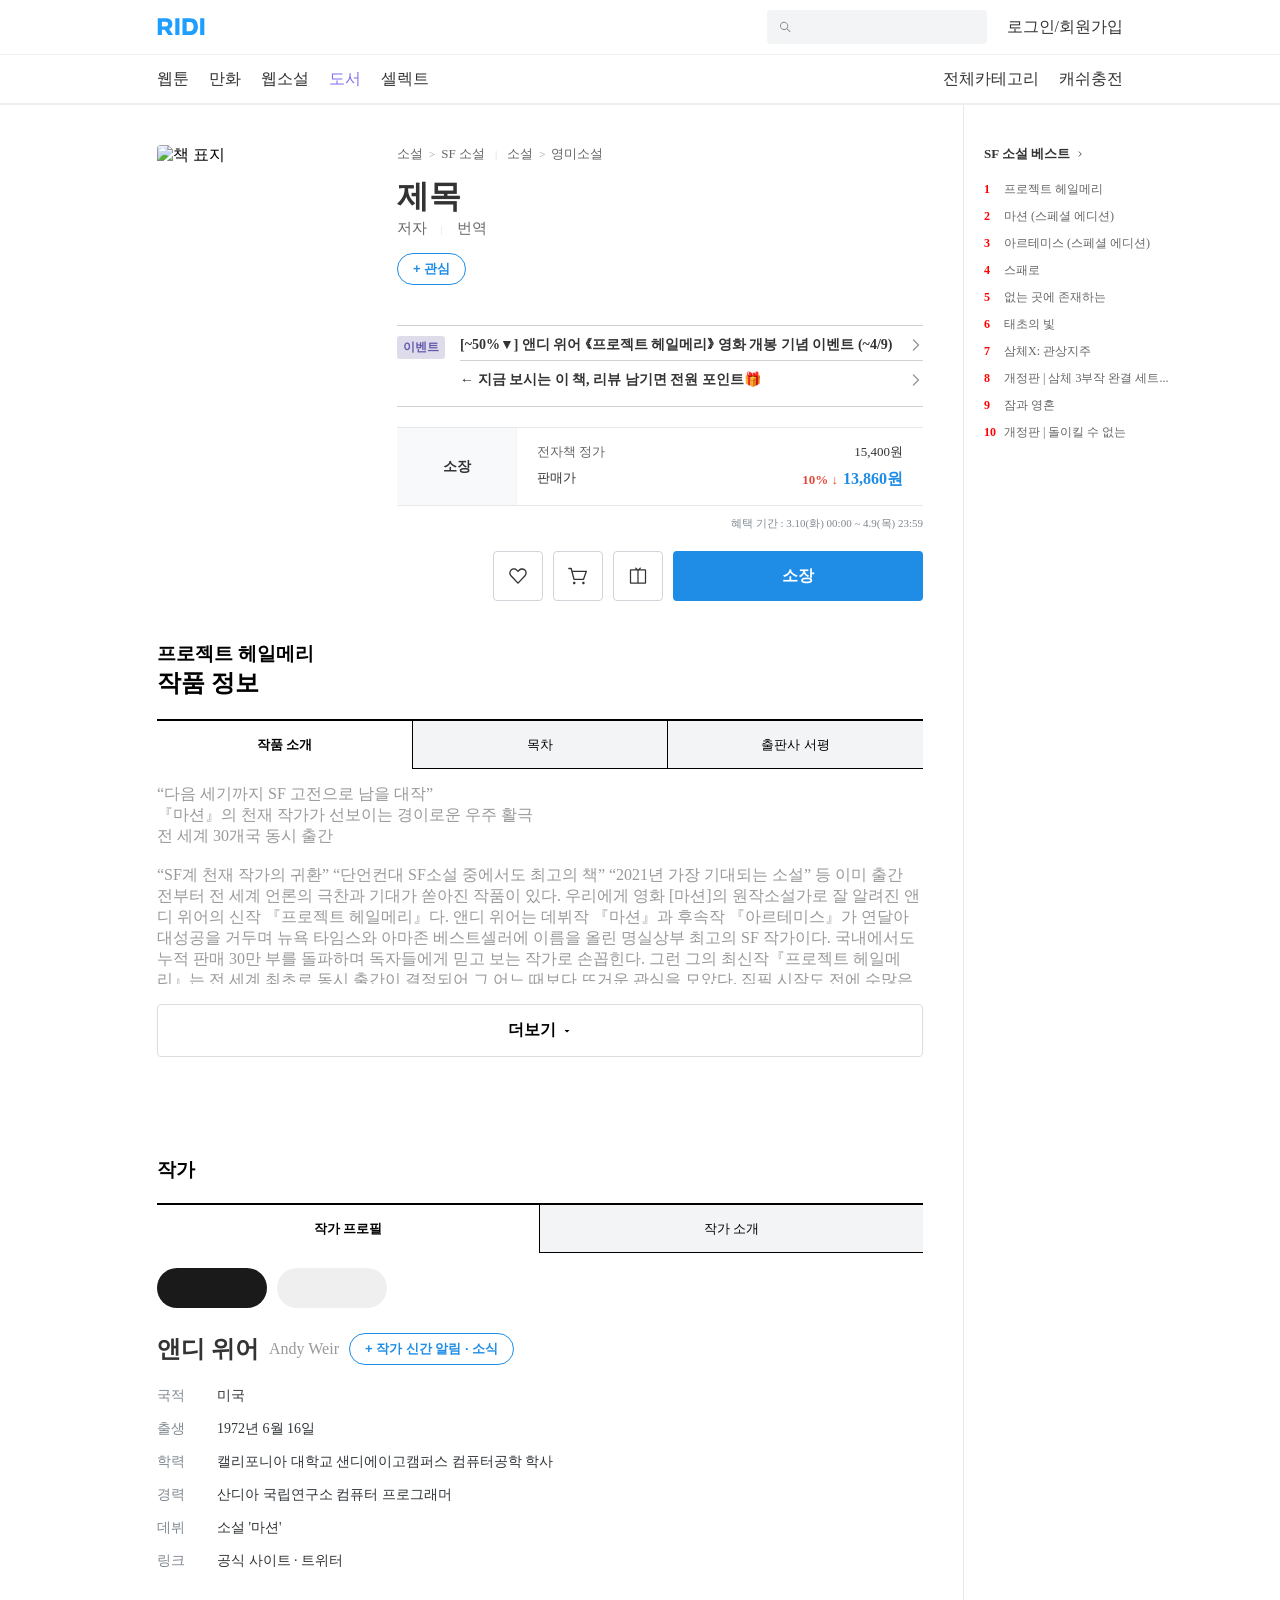
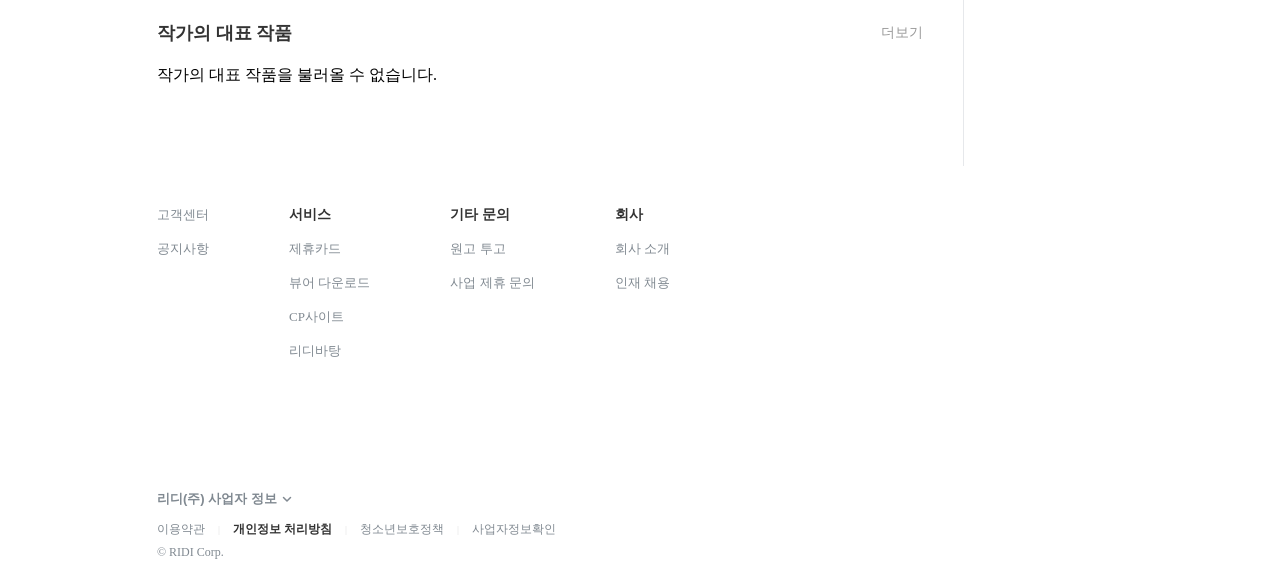
<file: sub.html>
<!DOCTYPE html>
<html lang="ko">
  <head>
    <meta charset="UTF-8" />
    <meta name="viewport" content="width=device-width, initial-scale=1.0" />
    <title>프로젝트 헤일메리 - 리디</title>

    <!-- 아이콘 및 공통 CSS 연결 -->
    <link
      rel="stylesheet"
      href="https://cdnjs.cloudflare.com/ajax/libs/font-awesome/6.4.0/css/all.min.css"
    />
    <link rel="stylesheet" href="./css/reset.css" />
    <link rel="stylesheet" href="./css/common.css" />
    <link rel="stylesheet" href="./css/header.css" />
    <link rel="stylesheet" href="./css/footer.css" />
    <link rel="stylesheet" href="./css/sub.css" />
  </head>
  <body>
    <!-- 헤더 영역 (index.html과 동일) -->
    <header>
      <div id="header_top">
        <div class="container">
          <h1 class="logo">
            <a href="./index.html" aria-label="리디 홈으로 이동">
              <svg
                class="ridi-logo"
                viewBox="0 0 66 25"
                fill="none"
                xmlns="http://www.w3.org/2000/svg"
              >
                <path
                  d="M20.29 8.281v.063c0 3.306-1.612 5.8-4.546 7.08l5.608 8.155h-6.8l-4.778-7.098H5.787v7.103H0V.52h11.444c5.457 0 8.845 2.974 8.845 7.76zm-9.167 3.454c2.076 0 3.317-1.45 3.317-3.138v-.062c0-2.258-1.853-3.17-3.411-3.17H5.787v6.37h5.336zM24.37.52h5.786v23.063h-5.786V.52zm20.668 0H34.39v23.063h10.65c7.117 0 10.73-4.85 10.73-11.53v-.061C55.77 5.343 52.156.52 45.04.52zm4.724 11.592c0 3.697-1.63 6.448-5.384 6.448h-4.202V5.54h4.202c3.755 0 5.385 2.774 5.385 6.511v.063zM58.94.52h5.786v23.063H58.94V.52z"
                  fill="#1E9EFF"
                ></path>
              </svg>
            </a>
          </h1>
          <div id="right_group">
            <div id="search_box">
              <svg
                width="14px"
                height="14px"
                viewBox="0 0 20 20"
                fill="currentColor"
                class="fig-1hsho1o"
              >
                <path
                  fill-rule="evenodd"
                  d="M13.28 8.18a5.1 5.1 0 11-10.2 0 5.1 5.1 0 0110.2 0zm-1.031 5.069a6.5 6.5 0 11.991-.989l4.695 4.695a.7.7 0 11-.99.99l-4.696-4.696z"
                ></path>
              </svg>
              <input type="text" />
            </div>
            <div id="login">
              <a href="#">로그인/회원가입</a>
            </div>
          </div>
        </div>
      </div>

      <div id="header_main">
        <div class="container">
          <div id="category">
            <div id="category_left">
              <nav>
                <ul>
                  <li><a href="#">웹툰</a></li>
                  <li><a href="#">만화</a></li>
                  <li><a href="#">웹소설</a></li>
                  <li><a href="#" class="active">도서</a></li>
                  <li><a href="#">셀렉트</a></li>
                </ul>
              </nav>
            </div>
            <div id="category_right">
              <div id="full_category">
                <a href="#">전체카테고리</a>
              </div>
              <div id="cash"><a href="#">캐쉬충전</a></div>
            </div>
          </div>
        </div>
      </div>
    </header>

    <!-- 메인 컨텐츠 영역 -->
    <main>
      <!-- 전체를 감싸는 가장 큰 레이아웃 컨테이너 (기존 container 역할 대체) -->
      <div class="container page-layout-wrap">
        <!-- 왼쪽: 기존 콘텐츠 전체 영역 -->
        <div class="left-main-content">
          <!-- 상단 책정보 -->
          <section id="book-detail-section">
            <div id="book-detail-container">
              <div id="main-detail">
                <div id="detail-img">
                  <img id="book-thumbnail" alt="책 표지" />
                </div>

                <div id="detail-info">
                  <div class="book-category-wrapper">
                    <div class="category-path">
                      <a href="#" class="category-link">소설</a>
                      <span class="category-arrow">&gt;</span>
                      <a href="#" class="category-link">SF 소설</a>
                    </div>

                    <span class="category-divider">|</span>

                    <div class="category-path">
                      <a href="#" class="category-link">소설</a>
                      <span class="category-arrow">&gt;</span>
                      <a href="#" class="category-link">영미소설</a>
                    </div>
                  </div>
                  <h1 id="detail-title">제목</h1>

                  <div class="author-row">
                    <span id="detail-author"></span> 저자
                    <span class="divider">|</span>
                    <span id="detail-translator"></span> 번역
                  </div>
                  <div id="detail-publisher" class="publisher-info"></div>
                  <div id="interest">
                    <button class="follow-btn">+ 관심</button>
                  </div>
                </div>
                <div class="detail-others">
                  <div class="detail-event">
                    <div class="event-logo">이벤트</div>
                    <ul>
                      <li id="event-first">
                        <a href="#">
                          [~50%▼] 앤디 위어 ⟪프로젝트 헤일메리⟫ 영화 개봉 기념
                          이벤트 (~4/9)
                          <svg
                            width="1em"
                            height="1em"
                            viewBox="0 0 14 14"
                            fill="none"
                            xmlns="http://www.w3.org/2000/svg"
                            role="presentation"
                            class="rigrid-111o5ku"
                          >
                            <path
                              fill-rule="evenodd"
                              clip-rule="evenodd"
                              d="M3.99734 12.5106C3.72398 12.2372 3.72398 11.794 3.99734 11.5206L8.51903 6.99891L3.99734 2.47722C3.72398 2.20385 3.72398 1.76064 3.99734 1.48727C4.27071 1.2139 4.71393 1.2139 4.98729 1.48727L10.004 6.50393C10.2773 6.7773 10.2773 7.22052 10.004 7.49388L4.98729 12.5106C4.71393 12.7839 4.27071 12.7839 3.99734 12.5106Z"
                              fill="currentColor"
                            ></path>
                          </svg>
                        </a>
                      </li>
                      <li>
                        <a href="#"
                          >← 지금 보시는 이 책, 리뷰 남기면 전원 포인트🎁
                          <svg
                            width="1em"
                            height="1em"
                            viewBox="0 0 14 14"
                            fill="none"
                            xmlns="http://www.w3.org/2000/svg"
                            role="presentation"
                            class="rigrid-111o5ku"
                          >
                            <path
                              fill-rule="evenodd"
                              clip-rule="evenodd"
                              d="M3.99734 12.5106C3.72398 12.2372 3.72398 11.794 3.99734 11.5206L8.51903 6.99891L3.99734 2.47722C3.72398 2.20385 3.72398 1.76064 3.99734 1.48727C4.27071 1.2139 4.71393 1.2139 4.98729 1.48727L10.004 6.50393C10.2773 6.7773 10.2773 7.22052 10.004 7.49388L4.98729 12.5106C4.71393 12.7839 4.27071 12.7839 3.99734 12.5106Z"
                              fill="currentColor"
                            ></path></svg
                        ></a>
                      </li>
                    </ul>
                  </div>

                  <!--소장 구매 영역 -->
                  <div class="detail-purchase">
                    <div class="purchase-box">
                      <div class="purchase-type">소장</div>
                      <div class="purchase-price-info">
                        <div class="price-row">
                          <span class="price-label">전자책 정가</span>
                          <span class="price-original">15,400원</span>
                        </div>
                        <div class="price-row highlight">
                          <span class="price-label">판매가</span>
                          <span class="price-discount"
                            ><span class="discount-rate">10% ↓</span>
                            <span class="price-final">13,860원</span></span
                          >
                        </div>
                      </div>
                    </div>
                    <div class="purchase-period">
                      혜택 기간 : 3.10(화) 00:00 ~ 4.9(목) 23:59
                    </div>
                    <div class="purchase-buttons">
                      <button class="btn-icon">
                        <svg
                          width="1em"
                          height="1em"
                          viewBox="0 0 24 24"
                          fill="none"
                          xmlns="http://www.w3.org/2000/svg"
                          class="rigrid-bf8dw"
                        >
                          <path
                            fill-rule="evenodd"
                            clip-rule="evenodd"
                            d="M11.0687 4.42784C11.0684 4.42761 11.0689 4.42806 11.0687 4.42784L11.9956 5.40048L12.8362 4.50935L12.8375 4.50792C14.9619 2.2668 18.5383 2.17416 20.7785 4.29768C23.0198 6.42229 23.1126 9.99986 20.9772 12.2402L12.6512 21.0066L12.6438 21.014C12.2814 21.3764 11.6949 21.3764 11.3324 21.014L11.3251 21.0066L2.99868 12.2399C2.99865 12.2398 2.9987 12.2399 2.99868 12.2399C0.917342 10.0532 0.977632 6.52742 3.10245 4.4026L3.19396 4.31109C5.39201 2.12473 8.92915 2.17215 11.0687 4.42784ZM4.32306 5.44473C5.88484 3.89206 8.3873 3.92534 9.90761 5.52873L9.90901 5.5302L11.3356 7.02717L11.3425 7.03397C11.7049 7.39639 12.2914 7.39639 12.6538 7.03397L12.6621 7.02571L13.9987 5.60865C13.9985 5.60886 13.9989 5.60844 13.9987 5.60865C15.5144 4.01038 18.0782 3.94261 19.6778 5.45889C21.2764 6.97427 21.3437 9.53671 19.819 11.1363L11.9881 19.3811L5.92835 12.9975L4.15767 11.1368C2.67908 9.58344 2.71866 7.04912 4.23382 5.53397L4.32231 5.44548C4.32256 5.44523 4.32281 5.44498 4.32306 5.44473Z"
                            fill="currentColor"
                          ></path>
                        </svg>
                      </button>
                      <button class="btn-icon">
                        <svg
                          width="1em"
                          height="1em"
                          viewBox="0 0 24 24"
                          fill="none"
                          xmlns="http://www.w3.org/2000/svg"
                          class="rigrid-bf8dw"
                        >
                          <path
                            fill-rule="evenodd"
                            clip-rule="evenodd"
                            d="M0.199219 2.99922C0.199219 2.55739 0.557392 2.19922 0.999224 2.19922H3.83705C4.2008 2.19922 4.51877 2.44462 4.61094 2.7965L5.34885 5.61345C5.41003 5.59847 5.47396 5.59053 5.53976 5.59053H21.9992C22.259 5.59053 22.5026 5.7167 22.6526 5.92889C22.8025 6.14109 22.84 6.41288 22.7532 6.65777L19.3478 16.2665C19.2347 16.5858 18.9326 16.7992 18.5938 16.7992H7.24246C6.87871 16.7992 6.56075 16.5538 6.46857 16.2019L3.21962 3.79922H0.999224C0.557392 3.79922 0.199219 3.44105 0.199219 2.99922ZM5.76198 7.19053L7.85989 15.1992H18.0286L20.8669 7.19053H5.76198ZM8.99902 20.4992C8.99902 21.3276 8.32745 21.9992 7.49902 21.9992C6.67059 21.9992 5.99902 21.3276 5.99902 20.4992C5.99902 19.6708 6.67059 18.9992 7.49902 18.9992C8.32745 18.9992 8.99902 19.6708 8.99902 20.4992ZM18.499 21.9992C19.3274 21.9992 19.999 21.3276 19.999 20.4992C19.999 19.6708 19.3274 18.9992 18.499 18.9992C17.6706 18.9992 16.999 19.6708 16.999 20.4992C16.999 21.3276 17.6706 21.9992 18.499 21.9992Z"
                            fill="currentColor"
                          ></path>
                        </svg>
                      </button>
                      <button class="btn-icon">
                        <svg
                          width="1em"
                          height="1em"
                          viewBox="0 0 24 24"
                          fill="none"
                          xmlns="http://www.w3.org/2000/svg"
                          class="rigrid-bf8dw"
                        >
                          <path
                            fill-rule="evenodd"
                            clip-rule="evenodd"
                            d="M8.65717 1.96967C8.95006 1.67678 9.42493 1.67678 9.71783 1.96967L11.7442 3.99609H12.2556L14.282 1.96967C14.5749 1.67678 15.0498 1.67678 15.3426 1.96967C15.6355 2.26256 15.6355 2.73744 15.3426 3.03033L14.3769 3.99609H20.4995C21.1898 3.99609 21.7495 4.55574 21.7495 5.24609V19.9956C21.7495 20.686 21.1898 21.2456 20.4995 21.2456H3.5C2.80964 21.2456 2.25 20.686 2.25 19.9956V5.24609C2.25 4.55574 2.80964 3.99609 3.5 3.99609H9.62293L8.65717 3.03033C8.36427 2.73744 8.36427 2.26256 8.65717 1.96967ZM11.1229 5.49609H3.75V19.7456H11.2495V5.62267L11.1229 5.49609ZM12.7495 19.7456H20.2495V5.49609H12.8769L12.7495 5.62349V19.7456Z"
                            fill="currentColor"
                          ></path>
                        </svg>
                      </button>
                      <button class="btn-buy">소장</button>
                    </div>
                  </div>
                  <!-- 소장 영역 끝 -->
                </div>
              </div>
            </div>
          </section>

          <section id="book-detail-text">
            <div>
              <h3>프로젝트 헤일메리</h3>
              <h2>작품 정보</h2>
            </div>

            <!-- 작품 정보 아래내용 -->
            <div id="book-detail-text-container">
              <div class="tab-header">
                <button class="tab-btn active" data-target="intro">
                  작품 소개
                </button>
                <button class="tab-btn" data-target="index" id="middle-btn">
                  목차
                </button>
                <button class="tab-btn" data-target="review">
                  출판사 서평
                </button>
              </div>

              <div class="tab-body">
                <div id="intro" class="tab-content active">작품 소개</div>
                <div id="index" class="tab-content">목차</div>
                <div id="review" class="tab-content">출판사 서평</div>
                <div class="more-btn-wrapper">
                  <button class="more-btn" id="btn-more">
                    더보기
                    <svg width="12" height="12" viewBox="0 0 24 24">
                      <path d="M7 10l5 5 5-5z" fill="currentColor" />
                    </svg>
                  </button>
                </div>
              </div>
            </div>
          </section>

          <!-- 작가 프로필 및 소개부분 -->
          <section id="writer">
            <div>
              <h3>작가</h3>
            </div>

            <div>
              <div class="tab-header">
                <button
                  class="tab-btn2 active"
                  data-target="writer-profile"
                  id="writer-btn"
                >
                  작가 프로필
                </button>
                <button class="tab-btn2" data-target="introduce">
                  작가 소개
                </button>
              </div>

              <div class="tab-body">
                <div id="writer-profile" class="tab-content active">
                  <button
                    id="author"
                    data-target="author-name"
                    class="tab-btn3 active"
                  ></button>

                  <button
                    id="translation"
                    data-target="translation-name"
                    class="tab-btn3"
                  ></button>

                  <div class="tab-body">
                    <div id="author-name" class="tab-content active">1</div>
                    <div id="translation-name" class="tab-content">2</div>
                  </div>
                </div>
                <div id="introduce" class="tab-content">작가 소개 영역</div>

                <div class="more-btn-wrapper">
                  <button class="more-btn" id="btn-more2">
                    더보기
                    <svg width="12" height="12" viewBox="0 0 24 24">
                      <path d="M7 10l5 5 5-5z" fill="currentColor" />
                    </svg>
                  </button>
                </div>
              </div>
            </div>
          </section>

          <!-- 작가의 대표 작품 -->
          <section id="author-best">
            <div class="author-best-header">
              <h3>작가의 대표 작품</h3>
              <a href="#" class="more-link">더보기</a>
            </div>
            <ul id="author-best-list" class="book-list">
              <!-- JS에서 동적으로 렌더링 -->
            </ul>
          </section>
        </div>
        <!--  left-main-content  -->

        <!--  오른쪽 사이드바 -->
        <aside class="detail-sidebar">
          <h3 class="sidebar-title">
            SF 소설 베스트
            <svg
              width="10"
              height="10"
              viewBox="0 0 24 24"
              fill="none"
              stroke="currentColor"
              stroke-width="2"
            >
              <polyline points="9 18 15 12 9 6"></polyline>
            </svg>
          </h3>
          <ol class="best-list">
            <li>
              <a href="#"><span class="rank">1</span> 프로젝트 헤일메리</a>
            </li>
            <li>
              <a href="#"><span class="rank">2</span> 마션 (스페셜 에디션)</a>
            </li>
            <li>
              <a href="#"
                ><span class="rank">3</span> 아르테미스 (스페셜 에디션)</a
              >
            </li>
            <li>
              <a href="#"><span class="rank">4</span> 스패로</a>
            </li>
            <li>
              <a href="#"><span class="rank">5</span> 없는 곳에 존재하는</a>
            </li>
            <li>
              <a href="#"><span class="rank">6</span> 태초의 빛</a>
            </li>
            <li>
              <a href="#"><span class="rank">7</span> 삼체X: 관상지주</a>
            </li>
            <li>
              <a href="#"
                ><span class="rank">8</span> 개정판 | 삼체 3부작 완결 세트...</a
              >
            </li>
            <li>
              <a href="#"><span class="rank">9</span> 잠과 영혼</a>
            </li>
            <li>
              <a href="#"
                ><span class="rank">10</span> 개정판 | 돌이킬 수 없는</a
              >
            </li>
          </ol>
        </aside>
      </div>
      <!-- // page-layout-wrap 끝 -->
    </main>

    <!-- 푸터 영역 (index.html과 동일) -->
    <footer class="site-footer">
      <div class="container">
        <div class="footer-top">
          <div class="footer-nav-wrapper">
            <nav class="footer-nav">
              <ul>
                <li><a href="#">고객센터</a></li>
                <li><a href="#">공지사항</a></li>
              </ul>
            </nav>
            <nav class="footer-nav">
              <h3 class="nav-title">서비스</h3>
              <ul>
                <li><a href="#">제휴카드</a></li>
                <li><a href="#">뷰어 다운로드</a></li>
                <li><a href="#">CP사이트</a></li>
                <li><a href="#">리디바탕</a></li>
              </ul>
            </nav>
            <nav class="footer-nav">
              <h3 class="nav-title">기타 문의</h3>
              <ul>
                <li><a href="#">원고 투고</a></li>
                <li><a href="#">사업 제휴 문의</a></li>
              </ul>
            </nav>
            <nav class="footer-nav">
              <h3 class="nav-title">회사</h3>
              <ul>
                <li><a href="#">회사 소개</a></li>
                <li><a href="#" class="hiring-link">인재 채용</a></li>
              </ul>
            </nav>
          </div>
        </div>
        <div class="footer-bottom">
          <button type="button" class="biz-toggle-btn" id="biz-btn">
            리디(주) 사업자 정보
            <svg
              class="arrow-icon"
              width="12"
              height="12"
              viewBox="0 0 12 12"
              fill="none"
              xmlns="http://www.w3.org/2000/svg"
            >
              <path
                d="M2.5 4.5L6 8L9.5 4.5"
                stroke="currentColor"
                stroke-width="1.5"
                stroke-linecap="round"
                stroke-linejoin="round"
              />
            </svg>
          </button>

          <div class="biz-details" id="biz-content">
            <p>
              대표자 배기식 <span class="divider">|</span> 사업자 등록번호
              120-87-27435 <span class="divider">|</span> 통신판매업 신고번호 제
              2009-서울강남 35-02139호
            </p>
            <p>
              이메일 help@ridi.com <span class="divider">|</span> 대표전화
              1644-0331 <span class="divider">|</span> 주소 서울시 강남구 역삼동
              702-28 어반벤치빌딩 4,10,11층(테헤란로 325)
            </p>
          </div>

          <div class="footer-legal">
            <a href="#">이용약관</a> <span class="divider">|</span>
            <a href="#" class="bold">개인정보 처리방침</a>
            <span class="divider">|</span> <a href="#">청소년보호정책</a>
            <span class="divider">|</span>
            <a href="#">사업자정보확인</a>
          </div>
          <p class="copyright">© RIDI Corp.</p>
        </div>
      </div>
    </footer>

    <script src="./js/api.js"></script>
    <script src="./js/sub.js"></script>
  </body>
</html>
</file>
<file: css/common.css>
@charset "UTF-8";

/* ==========================================
   1. 공통 레이아웃
========================================== */
.container {
  width: 966px;
  margin: 0 auto;
}

/* ==========================================
   2. 공통 UI 컴포넌트 (Swiper 화살표 등)
========================================== */

/* Swiper 기본 꺾쇠 지우기 */
.swiper-button-next::after,
.swiper-button-prev::after,
.swiper-button-next svg,
.swiper-button-prev svg {
  display: none !important;
}

/* 폰트 어썸 아이콘 설정 */
.swiper-button-next i,
.swiper-button-prev i {
  font-size: 20px;
  color: #555;
}

/* 모든 화살표 공통 디자인 & 위치 설정 */
.swiper-button-next,
.swiper-button-prev {
  width: 40px;
  height: 40px;
  background-color: #fff;
  border: 1px solid #ddd;
  border-radius: 50%;
  box-shadow: 0 2px 5px rgba(0, 0, 0, 0.1);
  transform: translateY(-50%);
}
</file>
<file: css/header.css>
@charset "UTF-8";
/* 2. 헤더 상단 (로고, 검색창, 로그인) */
#header_top {
  width: 100%;
  height: 55px;
  border-bottom: 1px solid #eee;
}
#header_top .container {
  display: flex;
  justify-content: space-between;
  align-items: center;
  height: 100%;
}

/* 로고 SVG 크기 설정 */
.ridi-logo {
  width: 49px;
  height: 18px;
  display: block;
}
#right_group {
  display: flex;
  align-items: center;
  gap: 20px;
}
/* 겉을 감싸는 회색 검색창 */
#search_box {
  display: flex;
  align-items: center;
  background-color: #f2f4f5;
  border-radius: 4px;
  padding: 8px 12px;
  width: 220px;
}

/* 돋보기 아이콘 */
#search_box svg {
  color: #808991;
  margin-right: 8px;
}

/* 진짜 입력창 투명 */
#search_box input {
  border: none;
  background: transparent;
  outline: none;
  font-size: 16px;
  color: #333;
  width: 100%;
}
/*  헤더 하단 메뉴 (웹툰 ~ 캐시충전) */
#header_main {
  width: 100%;
  height: 50px;
  border-bottom: 2px solid #eee;
}
#header_main .container {
  height: 100%;
}

#category {
  display: flex;
  justify-content: space-between;
  align-items: center;
  height: 100%;
}
#category_right {
  display: flex;
  gap: 20px;
  align-items: center;
}
#full_category a {
  display: flex;
  align-items: center;
  gap: 8px;
}
#full_category svg {
  color: #808991;
}

ul li a.active {
  color: #6a58efd7;
}
</file>
<file: css/footer.css>
/* ==========================================
   1. 푸터 전체 레이아웃 
========================================== */

/* 상단 전체 박스  */
.footer-top {
  display: flex;
  justify-content: space-between;
  padding: 40px 0; /* 위아래 여백 */
}

/* 왼쪽 메뉴 4기둥 묶음 기둥들 가로 */
.footer-nav-wrapper {
  display: flex;
  gap: 80px;
}

/* 오른쪽 SNS 아이콘 박스 */
.footer-social {
  display: flex;
  gap: 12px;
}
/* 동그란 SNS 버튼 스타일 */
.social-circle {
  width: 36px;
  height: 36px;
  border-radius: 50%;
  border: 1px solid #d1d5d9;
  display: flex;
  justify-content: center;
  align-items: center;
  color: #808991;
}

/* ==========================================
     2. 푸터 내부 디테일 (세로 정렬 및 글씨 꾸미기)
  ========================================== */

/* 기둥 안의 리스트(ul) 세로로 세우기 */
.footer-nav ul {
  display: flex;
  flex-direction: column;
  gap: 16px;
}

/* 기둥 제목 ('서비스', '기타 문의' 등) */
.footer-nav .nav-title {
  font-size: 14px;
  color: #333;
  margin: 0 0 16px 0;
  font-weight: bold;
}

/* 기둥 안의 링크 글자들 */
.footer-nav ul li a {
  color: #808991;
  font-size: 13px;
  display: flex;
  align-items: center;
  gap: 7px;
}

/* 마우스 호버 효과 */
.footer-nav ul li a:hover {
  color: #333;
}

/* N 뱃지 색상 입히기 */
.badge-n {
  color: #1f8ce6;
}

/* 푸터 하단 전체 여백 */
.footer-bottom {
  padding-top: 90px;
}

/* 토글 버튼 스타일 */
.biz-toggle-btn {
  background: none;
  border: none;
  padding: 0;
  color: #808991;
  font-size: 13px;
  font-weight: bold;
  cursor: pointer;
  display: flex;
  align-items: center;
  gap: 4px;
  margin-bottom: 12px;
}

/* 화살표 애니메이션 준비 */
.arrow-icon {
  transition: transform 0.3s ease;
}

/* 버튼에 open 클래스 화살표를 180도 뒤집기 */
.biz-toggle-btn.open .arrow-icon {
  transform: rotate(180deg);
}

/* 상세 정보 상자 (기본: 숨김) */
.biz-details {
  display: none;
  margin-bottom: 12px;
}

/* 상자 open 클래스로 변경시 보이기 */
.biz-details.open {
  display: block;
}

/* 상세 정보 및 하단 링크 텍스트 스타일 */
.biz-details p,
.footer-legal,
.copyright {
  font-size: 12px;
  color: #808991;
  line-height: 1.6;
  margin: 0 0 4px 0;
}

.footer-legal a {
  color: #808991;
  text-decoration: none;
}
.footer-legal a.bold {
  font-weight: bold;
  color: #333;
}

/* 세로 작대기(|) 스타일 */
.divider {
  color: #d1d5d9;
  margin: 0 4px;
  font-size: 10px;
}
</file>
<file: css/sub.css>
/* 전체 레이아웃 (왼쪽과 오른쪽을 가로로 배치) */
.page-layout-wrap {
  display: flex;
}

/* 왼쪽 모든 콘텐츠 영역 */
.left-main-content {
  flex: 1;
  padding-right: 40px;
}

/* 오른쪽 사이드바  */
.detail-sidebar {
  width: 160px;
  flex-shrink: 0;
  border-left: 1px solid #e6e8eb;
  padding-left: 20px;
  padding-top: 40px;
}

/*  베스트셀러 제목 */
.sidebar-title {
  font-size: 13px;
  font-weight: bold;
  color: #333;
  margin-bottom: 20px;
  display: flex;
  align-items: center;
  gap: 5px;
  cursor: pointer;
}

/* 베스트셀러 리스트 디자인 */
.best-list {
  list-style: none;
  padding: 0;
  margin: 0;
  display: flex;
  flex-direction: column;
  gap: 15px;
}

.best-list li a {
  display: flex;
  text-decoration: none;
  font-size: 12px;
  color: #666;
  line-height: 1;
  white-space: nowrap;
}

.best-list li a:hover {
  color: #999;
}

/*  순위 숫자 디자인 */
.best-list .rank {
  font-weight: bold;
  width: 20px;
  flex-shrink: 0;
  color: red;
}

#main-detail {
  display: grid;
  grid-template-columns: 200px 1fr;
  gap: 40px;
  padding: 40px 0;
  align-items: start;
}
#detail-img {
  grid-row: span 2;
}
#detail-img img {
  width: 200px;
  border-radius: 4px;
}

#detail-info {
  width: 100%;
}
.detail-others {
  width: 100%;
}
/* 카테고리 전체 컨테이너 */
.book-category-wrapper {
  display: flex;
  align-items: center;
  gap: 10px;
  margin-bottom: 12px;
  font-size: 13px;
  font-weight: 500;
  color: #666;
}

/* 개별 카테고리 그룹 */
.category-path {
  display: flex;
  align-items: center;
  gap: 6px; /* 글자와 > 사이의 간격 */
}

/* 카테고리 링크 텍스트 */
.category-link {
  text-decoration: none;
  color: #666;
  transition: color 0.2s;
}

.category-link:hover {
  color: #333;
}

/* 텍스트 화살표 (>) 스타일 */
.category-arrow {
  color: #999;
  font-size: 11px;
  font-weight: 400;
}

/* 중간 구분선 (|) */
.category-divider {
  color: #d1d5d9;
  font-size: 11px;
}

#detail-title {
  font-size: 32px;
  font-weight: bold;
  color: #333;
  margin: 0;
}

.author-row {
  font-size: 15px;
  color: #666;
}

.divider {
  margin: 0 10px;
  color: #ddd;
}

.publisher-info {
  font-size: 15px;
  color: #666;
}
/* 관심 버튼 */
#interest {
  margin-top: 15px;
}

/* 이벤트 구간 */
.detail-event {
  display: flex;
  align-items: flex-start;
  gap: 15px;
  border-top: 1px solid rgba(102, 102, 102, 0.3);
  border-bottom: 1px solid rgba(102, 102, 102, 0.3);
  padding: 10px 0;
}

/* 로고 디자인 (위치 미세 조정) */
.event-logo {
  margin-top: 0px; /* 텍스트와 라인이 맞도록 조절용*/
  padding: 3px 6px;
  font-size: 12px;
  background-color: rgb(222, 220, 235);
  color: #645bae;
  font-weight: bold;
  border-radius: 3px;
}
.detail-event ul {
  flex: 1;
  display: flex;
  flex-direction: column;
  margin: 0;
  padding: 0;
}
.detail-event ul li {
  font-size: 14px;
  font-weight: bold;
  color: #333;
}
.detail-event ul li:first-child {
  border-bottom: 1px solid rgba(102, 102, 102, 0.3);
  padding-bottom: 10px;
  height: 25px;
}
.detail-event ul li:last-child {
  margin-top: 10px;
  height: 25px;
}
.detail-event ul li a {
  display: flex;
  justify-content: space-between;
  align-items: center;
  text-decoration: none;
  color: inherit;
}
.detail-event ul li a svg {
  color: #999;
  font-size: 14px;
}

/* --------------------------
작품 정보  및 작가 소개 부분
 --------------------------- */
.tab-header {
  display: flex;
  justify-content: space-between;
}

.tab-btn,
.tab-btn2 {
  width: 100%;
  background-color: #f3f4f5;
  height: 50px;
  margin-top: 20px;
  margin-bottom: 15px;
  border: none;
  border-top: 2px solid;
  border-bottom: 1px solid;
}

#middle-btn {
  border-left: 1px solid;
  border-right: 1px solid;
}
#writer-btn {
  border-right: 1px solid;
}
.tab-content {
  display: none;
  white-space: pre-line;
  color: #999;
  max-height: 200px;
  overflow: hidden;
  position: relative;
  transition: max-height 0.3s ease;
}

/* active 클래스가 붙은 것만 보임 */
.tab-content.active {
  display: block;
}

/* 클릭된 버튼 스타일 */
.tab-btn.active,
.tab-btn2.active {
  font-weight: bold;
  background-color: white;
  border-bottom: none;
}

/* 더보기 버튼 */
.more-btn-wrapper {
  border: 1px solid #ddd;
  border-radius: 4px;
  margin-top: 20px;
  margin-bottom: 100px;
}
.more-btn {
  width: 100%;
  padding: 15px;
  background: none;
  border: none;
  cursor: pointer;
  display: flex;
  justify-content: center;
  align-items: center;
  gap: 5px;
  font-size: 16px;
  font-weight: bold;
}
/* 더보기 클릭 시 내용 확장 */
.tab-content.expanded {
  max-height: 2000px;
}

/* 작가 프로필 */
#writer-profile.active {
  display: flex;
  flex-wrap: wrap;
  max-height: none;
  overflow: visible;
  white-space: normal;
  gap: 10px;
}
#writer-profile .tab-body {
  width: 100%;
}
.tab-btn3 {
  width: 110px;
  height: 40px;
  border-radius: 80px;
  font-size: 14px;
  border: none;
}
.tab-btn3.active {
  background-color: rgb(26, 26, 26);
  color: #fff;
}

#author-name,
#translation-name {
  height: auto;
  max-height: none; /* 200px 높이 제한 해제 */
  overflow: visible; /* 잘림 방지 */
  margin-top: 15px; /* 위쪽 버튼들과의 여백 */
  white-space: normal !important;
}

/* ==========================================
작가 프로필 카드 text5.txt
 ========================================== */

/* 작가 프로필 전체 컨테이너 */
.author-container,
.translation-container {
  color: #333;
}

/* 상단 이름 & 버튼 영역 */
.author-header,
.translation-header {
  display: flex;
  align-items: center;
  gap: 10px;
  margin-bottom: 20px;
}

.author-name,
.translation-name {
  font-size: 24px;
  font-weight: 800;
  margin: 0;
}

.author-en-name,
.translation-en-name {
  font-size: 16px;
  color: #999;
  font-weight: 400;
}

/*  작가 신간알림 버튼 */
.follow-btn {
  display: flex;
  align-items: center;
  padding: 6px 15px;
  border: 1px solid #1f8ce6;
  border-radius: 20px;
  background: #fff;
  color: #1f8ce6;
  font-size: 13px;
  font-weight: 700;
  cursor: pointer;
}

/* 상세 정보 리스트 영역 */
.author-detail-list,
.translation-detail-list {
  display: flex;
  flex-direction: column;
  gap: 12px;
}

.detail-item {
  display: flex;
  font-size: 14px;
  line-height: 1.5;
}

.detail-label {
  width: 60px; /* 라벨 너비 고정 */
  color: #808991;
  flex-shrink: 0;
}

.detail-value {
  color: #303538;
}

/* 구매 섹션 (소장) */
.detail-purchase {
  margin-top: 20px;
}

.purchase-box {
  display: flex;
  border-top: 1px solid #e6e8eb;
  border-bottom: 1px solid #e6e8eb;
  margin-top: 20px;
}

.purchase-type {
  width: 120px;
  background-color: #f7f9fa;
  display: flex;
  align-items: center;
  justify-content: center;
  font-weight: bold;
  font-size: 14px;
  color: #333;
  border-right: 1px solid #f2f4f5;
}

.purchase-price-info {
  flex: 1;
  padding: 15px 20px;
  display: flex;
  flex-direction: column;
  gap: 8px;
}

.price-row {
  display: flex;
  justify-content: space-between;
  font-size: 13px;
  color: #666;
}

.price-row.highlight .price-label {
  color: #333;
  font-weight: 500;
}

.price-original {
  color: #333;
}

.price-discount {
  display: flex;
  align-items: center;
  gap: 5px;
}

.discount-rate {
  color: #e64938;
  font-weight: bold;
}

.price-final {
  color: #1f8ce6;
  font-weight: bold;
  font-size: 16px;
}

.purchase-period {
  text-align: right;
  font-size: 11px;
  color: #808991;
  margin-top: 10px;
  margin-bottom: 20px;
}

.purchase-buttons {
  display: flex;
  justify-content: flex-end;
  gap: 10px;
  margin-top: 15px;
}

.btn-icon {
  width: 50px;
  height: 50px;
  border: 1px solid #d1d5d9;
  background-color: #fff;
  border-radius: 4px;
  display: flex;
  justify-content: center;
  align-items: center;
  cursor: pointer;
  color: #333;
  font-size: 20px;
}

.btn-icon:hover {
  background-color: #f7f9fa;
}

.btn-buy {
  width: 250px;
  background-color: #1f8ce6;
  color: #fff;
  border: none;
  border-radius: 4px;
  font-size: 16px;
  font-weight: bold;
  cursor: pointer;
  display: flex;
  justify-content: center;
  align-items: center;
}

.btn-buy:hover {
  background-color: #0077d9;
}

/* ==========================================
   작가의 대표 작품
   ========================================== */
#author-best {
  margin-top: 50px;
  margin-bottom: 80px;
}

.author-best-header {
  display: flex;
  justify-content: space-between;
  align-items: center;
  margin-bottom: 20px;
}

.author-best-header h3 {
  font-size: 18px;
  font-weight: bold;
  color: #333;
  margin: 0;
}

.author-best-header .more-link {
  font-size: 14px;
  color: #999;
  text-decoration: none;
}

.book-list {
  display: flex;
  gap: 15px;
  list-style: none;
  padding: 0;
  margin: 0;
}

.book-item {
  width: 120px;
  flex-shrink: 0;
  display: flex;
  flex-direction: column;
}

.book-item-image {
  position: relative;
  width: 100%;
  height: 180px;
  margin-bottom: 12px;
  border-radius: 4px;
  overflow: hidden;
  border: 1px solid #f2f4f5;
  box-shadow: 0 1px 3px rgba(0, 0, 0, 0.05);
}

.book-item-image img {
  width: 100%;
  height: 100%;
  object-fit: cover;
}

/* 하단 뱃지 (예: 10% / 대여) 가짜표현용 */
.book-badge {
  position: absolute;
  bottom: 0;
  left: 0;
  display: flex;
  font-size: 11px;
  font-weight: bold;
  color: #fff;
}

.badge-discount {
  background-color: #e64938;
  padding: 3px 6px;
}

.badge-rent {
  background-color: #666;
  padding: 3px 6px;
}

.book-title {
  font-size: 14px;
  font-weight: bold;
  color: #333;
  margin: 0 0 6px 0;
  line-height: 1.3;
  display: -webkit-box;
  -webkit-line-clamp: 2;
  line-clamp: 2;
  -webkit-box-orient: vertical;
  overflow: hidden;
  text-overflow: ellipsis;
}

.book-author {
  font-size: 12px;
  color: #888;
  margin: 0 0 6px 0;
  white-space: nowrap;
  overflow: hidden;
  text-overflow: ellipsis;
}

.book-rating {
  font-size: 12px;
  color: #888;
  display: flex;
  align-items: center;
}

.book-rating .star {
  color: #e64938;
  margin-right: 2px;
}

.book-item a {
  text-decoration: none;
  color: inherit;
  display: block;
}
</file>
